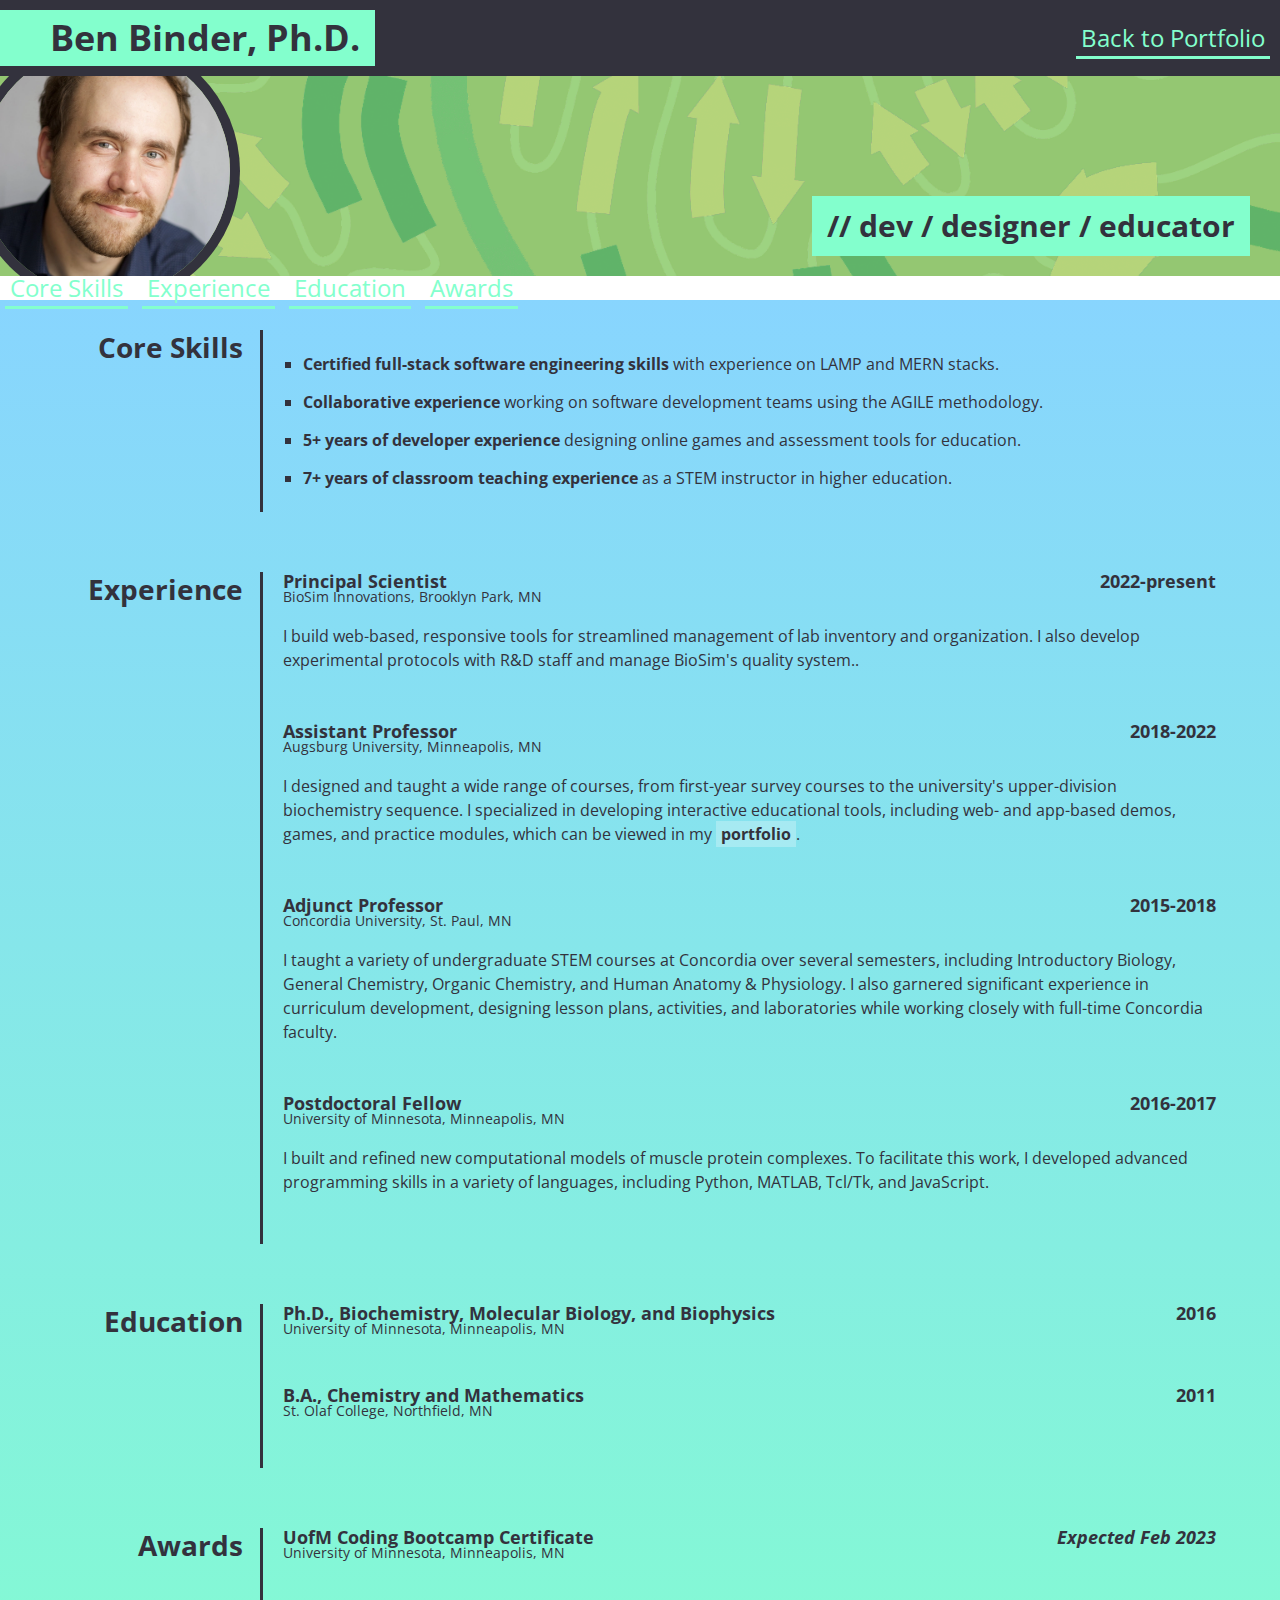
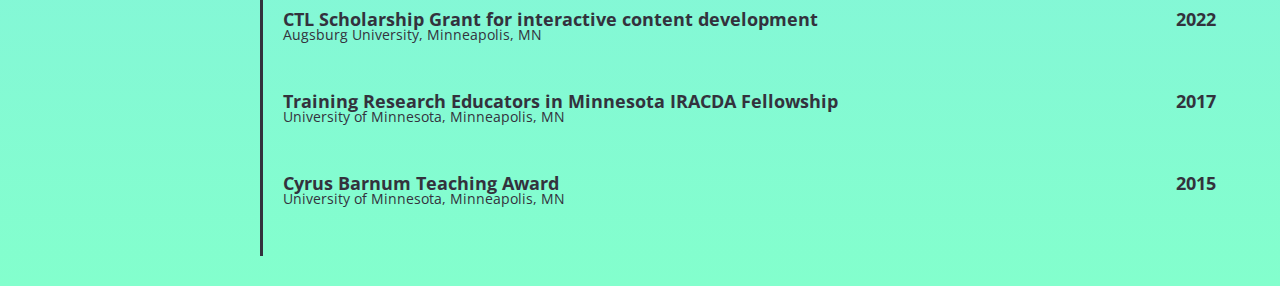
<file: resume.html>
<!DOCTYPE html>
<html lang="en">
<head>
  <meta charset="UTF-8">
  <meta http-equiv="X-UA-Compatible" content="IE=edge">
  <meta name="viewport" content="width=device-width, initial-scale=1.0">
  <link rel="preconnect" href="https://fonts.googleapis.com">
  <link rel="preconnect" href="https://fonts.gstatic.com" crossorigin>
  <link href="https://fonts.googleapis.com/css2?family=Open+Sans:wght@300;400;700&display=swap" rel="stylesheet">
  <link rel="shortcut icon" href="./assets/images/favicon.ico">
  <link rel="stylesheet" href="./assets/css/reset.css">
  <link rel="stylesheet" href="./assets/css/portfolio.css">
  <link rel="stylesheet" href="./assets/css/resume.css">
  <title>Ben Binder | Resume</title>
</head>
<body>
  <!-- The header contains a name, two nav bars, and banner featuring a 
  subtitle and a photo. -->
  <header>
      <section id="top-bar">
          <h1 id="name">
              Ben Binder, Ph.D.
          </h1>
          <nav>
              <a class="nav-link" href="index.html">Back to Portfolio</a>
          </nav>
      </section>
      <section id="banner">
        <img id="avatar" alt="A photo of Ben Binder." src="./assets/images/binder_dev_square_600x600.webp" />
        <div id="subtitle">// dev / designer / educator</div>
      </section>
      <nav id="resume-nav">
        <a class="nav-link" href="#core-skills">Core Skills</a>
        <a class="nav-link" href="#experience">Experience</a>
        <a class="nav-link" href="#education">Education</a>
        <a class="nav-link" href="#awards">Awards</a>
      </nav>
  </header>
  <!-- The main section contains all parts of the resume, including
  "Core Skills", "Experience", "Education", and "Awards" -->
  <main>
    <!-- Core Skills -->
    <section class="main-section" id="core-skills">
        <h2>Core Skills</h2>
        <div class="main-content" id="core-skills-content">
          <ul>
            <li>
              <strong>Certified full-stack software engineering skills</strong> with experience on LAMP and MERN stacks.
            </li>
            <li>
              <strong>Collaborative experience</strong> working on software development teams using the AGILE methodology.
            </li>
            <li>
              <strong>5+ years of developer experience</strong> designing online games and assessment tools for education.
            </li>
            <li>
              <strong>7+ years of classroom teaching experience</strong> as a STEM instructor in higher education.
            </li>
          </ul>
        </div>
    </section>
    <!-- Experience -->
    <section class="main-section" id="experience">
      <h2>Experience</h2>
      <div class="main-content" id="experience-content">
        <!-- BioSim -->
        <div class="experience-box">
          <div class="experience-item-header">
            <div class="experience-item-name">
              Principal Scientist
              <div class="experience-item-location">BioSim Innovations, Brooklyn Park, MN</div>
            </div>
            <div class="experience-item-years">2022-present</div>
          </div>
          <div class="experience-item-content">
            I build web-based, responsive tools for streamlined management of lab inventory and organization. I also develop experimental protocols with R&D staff and manage BioSim's quality system..
          </div>
        </div>
        <!-- Augsburg -->
        <div class="experience-box">
          <div class="experience-item-header">
            <div class="experience-item-name">
              Assistant Professor
              <div class="experience-item-location">Augsburg University, Minneapolis, MN</div>
            </div>
            <div class="experience-item-years">2018-2022</div>
          </div>
          <div class="experience-item-content">
            I designed and taught a wide range of courses, from first-year survey courses to the university's upper-division biochemistry sequence. I specialized in developing interactive educational tools, including web- and app-based demos, games, and practice modules, 
            which can be viewed in my <a class="inline-link" href="index.html">portfolio</a>.
          </div>
        </div>
        <!-- Concordia -->
        <div class="experience-box">
          <div class="experience-item-header">
            <div class="experience-item-name">
              Adjunct Professor
              <div class="experience-item-location">Concordia University, St. Paul, MN</div>
            </div>
            <div class="experience-item-years">2015-2018</div>
          </div>
          <div class="experience-item-content">
            I taught a variety of undergraduate STEM courses at Concordia over several semesters, including Introductory Biology, General Chemistry, Organic Chemistry, and Human Anatomy & Physiology. I also garnered significant experience in curriculum development, designing lesson plans, activities, and laboratories while working closely with full-time Concordia faculty.
          </div>
        </div>
        <!-- Postdoc -->
        <div class="experience-box">
          <div class="experience-item-header">
            <div class="experience-item-name">
              Postdoctoral Fellow
              <div class="experience-item-location">University of Minnesota, Minneapolis, MN</div>
            </div>
            <div class="experience-item-years">2016-2017</div>
          </div>
          <div class="experience-item-content">
            I built and refined new computational models of muscle protein complexes. To facilitate this work, I developed advanced programming skills in a variety of languages, including Python, MATLAB, Tcl/Tk, and JavaScript.
          </div>
        </div>
      </div>
    </section>
    <!-- Education -->
    <section class="main-section" id="education">
      <h2>Education</h2>
      <div class="main-content" id="experience-content">
        <div class="education-box">
          <div class="education-item-header">
            <div class="education-item-name">
              Ph.D., Biochemistry, Molecular Biology, and Biophysics
              <div class="education-item-location">University of Minnesota, Minneapolis, MN</div>
            </div>
            <div class="education-item-year">2016</div>
          </div>
        </div>
        <div class="education-box">
          <div class="education-item-header">
            <div class="education-item-name">
              B.A., Chemistry and Mathematics
              <div class="education-item-location">St. Olaf College, Northfield, MN</div>
            </div>
            <div class="education-item-year">2011</div>
          </div>
        </div>
      </div>
    </section>
    <!-- Awards -->
    <section class="main-section" id="awards">
      <h2>Awards</h2>
      <div class="main-content" id="awards-content">
        <div class="award-box">
          <div class="award-item-header">
            <div class="award-item-name">
              UofM Coding Bootcamp Certificate
              <div class="award-item-location">University of Minnesota, Minneapolis, MN</div>
            </div>
            <div class="award-item-year"><span style="font-style: italic;">Expected Feb 2023</span></div>
          </div>
        </div>
        <div class="award-box">
          <div class="award-item-header">
            <div class="award-item-name">
              CTL Scholarship Grant for interactive content development
              <div class="award-item-location">Augsburg University, Minneapolis, MN</div>
            </div>
            <div class="award-item-year">2022</div>
          </div>
        </div>
        <div class="award-box">
          <div class="award-item-header">
            <div class="award-item-name">
              Training Research Educators in Minnesota IRACDA Fellowship
              <div class="award-item-location">University of Minnesota, Minneapolis, MN</div>
            </div>
            <div class="award-item-year">2017</div>
          </div>
        </div>
        <div class="award-box">
          <div class="award-item-header">
            <div class="award-item-name">
              Cyrus Barnum Teaching Award
              <div class="award-item-location">University of Minnesota, Minneapolis, MN</div>
            </div>
            <div class="award-item-year">2015</div>
          </div>
        </div>
      </div>
    </section>
  </main>
</body>
</html>
</file>
<file: assets/css/portfolio.css>
:root {
  --skyblue: #88d5fe;
  --seafoam: #83ffcd;
  --highlight: #83ffcd;
  --dark: #33323d;
  --dark-mask: #33323d44;
  --dark-mask-clear: #33323d00;
}

/* ----------------------------
   General Styles
   ---------------------------- */

html {
  scroll-behavior: smooth;
}

body {
  height: 100%;
  font-family: 'Open Sans', Verdana, sans-serif;
  color: var(--dark);
  background-color: white;
}

.inline-link {
  padding: 2px 5px;
  text-decoration: none;
  font-weight: bold;
  color: var(--dark);
  background-color: #FFFFFF44;
  transition: 0.2s;
}

.inline-link:hover {
  color: var(--highlight);
  background-color: var(--dark);
  transition: 0.2s;
}

/* ----------------------------
   Header / Top Bar Styles
   ---------------------------- */

#top-bar {
  position: relative;
  display: flex;
  justify-content: space-between;
  align-items: center;
  padding: 10px 0;
  background-color: var(--dark);
}

#name {
  padding: 10px 15px 10px 50px;
  font-size: 36px;
  font-weight: bold;
  color: var(--dark);
  background-color: var(--highlight);
}

.nav-link {
  position: relative;
  z-index: 1;
  margin: 0 15px;
  padding: 5px;
  text-decoration: none;
  font-size: 24px;
  font-weight: normal;
  color: var(--highlight);
  transition: 0.2s;
}

.nav-link:hover {
  transition: 0.2s;
  color: var(--dark);
}

.nav-link::after {
  position: absolute;
  z-index: -1;
  left: 0px;
  bottom: 0px;
  display: block;
  width: 100%;
  height: 3px;
  content: '';
  background-color: var(--highlight);
  transition: 0.2s;
}

.nav-link:hover::after {
  transition: 0.2s;
  height: 100%;
}

/* ----------------------------
   Header / Banner Styles
   ---------------------------- */

#banner {
  display: flex;
  justify-content: space-between;
  align-items: flex-end;
  width: 100%;
  height: 200px;
  background-image: url('../images/biochembanner.png');
  background-size: cover;
  background-repeat: no-repeat;
  background-position: center;
  overflow: hidden;
}

#avatar {
  width: 250px;
  height: 250px;
  border-radius: 300px;
  margin: -20px;
  box-shadow: 0px 0px 0px 10px var(--dark);
}

#subtitle {
  padding: 15px;
  margin-right: 30px;
  margin-bottom: 20px;
  font-size: 30px;
  font-weight: bold;
  color: var(--dark);
  background-color: var(--highlight);
}

/* ----------------------------
   Main Styles
   ---------------------------- */

main {
  display: flex;
  flex-direction: column;
  justify-content: center;
  /* background-color: #DDD; */
  background: linear-gradient(var(--skyblue),var(--seafoam));
}

.main-section {
  display: flex;
  justify-content: center;
  margin: 30px 0;
}
  
.main-section h2 {
  position: relative;
  flex: 0.7 0 0;
  font-size: 28px;
  padding-left: 2%;
  font-weight: bold;
  text-align:right;
  line-height: 1.25;
  padding-right: 40px;
}

.main-section h2::after {
  position: absolute;
  display: block;
  content: '';
  top: 0px;
  right: 20px;
  width: 3px;
  height: 100%;
  background-color: var(--dark);
}

.main-section .main-content {
  flex: 3 0 0;
  padding-right: 5%;
}

.main-section #about-content p {
  font-weight: normal;
  font-size: 18px;
  line-height: 1.7;
  margin-bottom: 20px;
}

#folio {
  display: flex;
  flex-wrap: wrap;
}

.folio-link {
  display: flex;
  position: relative;
  width: 46%;
  height: 200px;
  border: 5px solid var(--highlight);
  overflow: hidden;
  margin: 2%;
}

.folio-link:first-of-type {
  width: 96%;
  height: 350px;
}

.folio-link img {
  position: absolute;
  z-index: 1;
  width: 100%;
  height: 100%;
  object-fit: cover;
  left: 0px;
  top: 0px;
}

.folio-link::after {
  position: absolute;
  display: block;
  left: 0px;
  top: 0px;
  z-index: 2;
  content: '';
  width: 100%;
  height: 100%;
  background-color: var(--dark-mask);
  transition: 0.5s;
}

.folio-link:hover::after {
  transition: 0.5s;
  background-color: var(--dark-mask-clear);
}

.folio-link-text {
  position: absolute;
  z-index: 3;
  left: 0px;
  bottom: 30px;
  color: var(--dark);
  padding: 10px;
  background-color: var(--highlight);
}

.folio-link-title {
  font-weight: bold;
  font-size: 24px;
  margin-bottom: 5px;
}

.folio-link-subtitle {
  font-weight: normal;
  font-size: 14px;
}

#contact-content {
  display: flex;
  justify-content: space-around;
  align-items: center;
}

.contact-link {
  position: relative;
  z-index: 1;
  padding: 5px;
  margin-top: 20px;
  margin-bottom: 20px;
  text-decoration: none;
  font-size: 18px;
  font-weight: bold;
  color: var(--dark);
  transition: 0.2s;
}

.contact-link:hover {
  transition: 0.2s;
  color: var(--highlight);
}

.contact-link::after {
  position: absolute;
  z-index: -1;
  left: 0px;
  bottom: 0px;
  display: block;
  width: 100%;
  height: 3px;
  content: '';
  background-color: var(--dark);
  transition: 0.2s;
}

.contact-link:hover::after {
  transition: 0.2s;
  height: 100%;
}

/* ----------------------------
   Media Queries
   ---------------------------- */

@media screen and (max-width: 980px) {
  #top-bar {
    flex-direction: column;
    padding: 0px;
  }

  #name {
    width: 100%;
    font-size: 50px;
    padding: 20px 0 20px 0;
    text-align: center;
  }

  nav {
    padding: 20px 0 20px 0;
    justify-content: center;
  }

  .nav-link {
    margin: auto 5px;
  }
  
  .main-section {
    flex-direction: column;
    justify-content: flex-start;
    width: 90%;
    margin: 30px auto;
  }

  .main-section h2 {
    position: relative;
    text-align: left;
    padding: 0px;
    margin-bottom: 20px;
    font-size: 50px;
  }

  .main-section h2::after {
    position: absolute;
    z-index: 0;
    left: 0px;
    bottom: 0px;
    top: unset;
    display: block;
    width: 100%;
    height: 3px;
    content: '';
    background-color: var(--dark);
  }

  .main-section .main-content {
    padding: 0px;
  }

}

@media screen and (max-width: 768px) {

  .nav-link {
    font-size: clamp(2vw,4vw,24px);
  }

  #banner {
    position: relative;
    flex-direction: column;
    justify-content: flex-start;
    align-items: center;
    width: 100%;
    height: 250px;
  }

  #avatar {
    margin: 0px;
    margin-top: -30px;
  }
  
  #subtitle {
    position: absolute;
    bottom: -10px;
    padding: 15px;
    margin-right: 0px;
    font-size: clamp(10px, 6vw, 24px);
    font-weight: bold;
    color: var(--dark);
    background-color: var(--highlight);
  }

  .folio-link {
    display: flex;
    position: relative;
    width: 96%;
    height: 200px;
    border: 5px solid var(--highlight);
    overflow: hidden;
    margin: 2%;
  }

  .folio-link:first-of-type {
    width: 96%;
    height: 200px;
  }

  #contact-content {
    display: flex;
    flex-direction: column;
    justify-content: space-around;
    align-items: flex-start;
  }

  .contact-link {
    position: relative;
    z-index: 1;
    padding: 5px;
    margin-top: 20px;
    text-decoration: none;
    font-size: 18px;
    font-weight: bold;
    color: var(--dark);
    transition: 0.2s;
  }



}
</file>
<file: assets/css/resume.css>
/* ----------------------------
   Resume Styles
   ---------------------------- */

ul {
  list-style: square;
  line-height: 1.75;
  margin: 20px;
}

li {
  margin-bottom: 10px;
}

.experience-box, .education-box, .award-box {
  display: flex;
  flex-direction: column;
  margin-bottom: 30px;
}

.experience-box {
  margin-bottom: 50px;
}

.experience-item-header, .education-item-header, .award-item-header {
  display: flex;
  justify-content: space-between;
}

.experience-item-name, .experience-item-years, 
.education-item-name, .education-item-year, 
.award-item-name, .award-item-year {
  font-size: 18px;
  font-weight: bold;
  margin-bottom: 20px;
}

.experience-item-years, .education-item-year, .award-item-year {
  text-align: right;
}

.experience-item-location, .education-item-location, .award-item-location {
  display: block;
  font-size: 14px;
  font-weight: normal;
}

.experience-item-content {
  line-height: 1.5;
}

@media screen and (min-width: 980px) {
  
  .nav-link {
    font-size: clamp(1vw,2vw,24px);
    margin: 0 5px;
  }

  .nav-link:last-of-type {
    margin-right: 10px;
  }

}

@media screen and (max-width: 980px) {
  
  .nav-link {
    font-size: clamp(1vw,2.5vw,24px);
    /* margin: 0 10px; */
  }

}

@media screen and (max-width: 768px) {
  
  .nav-link {
    font-size: clamp(1vw,2.5vw,24px);
    margin: 0 5px;
  }

  #avatar {
    margin-top: -5px;
    bottom: 0px;
  }

}
</file>
